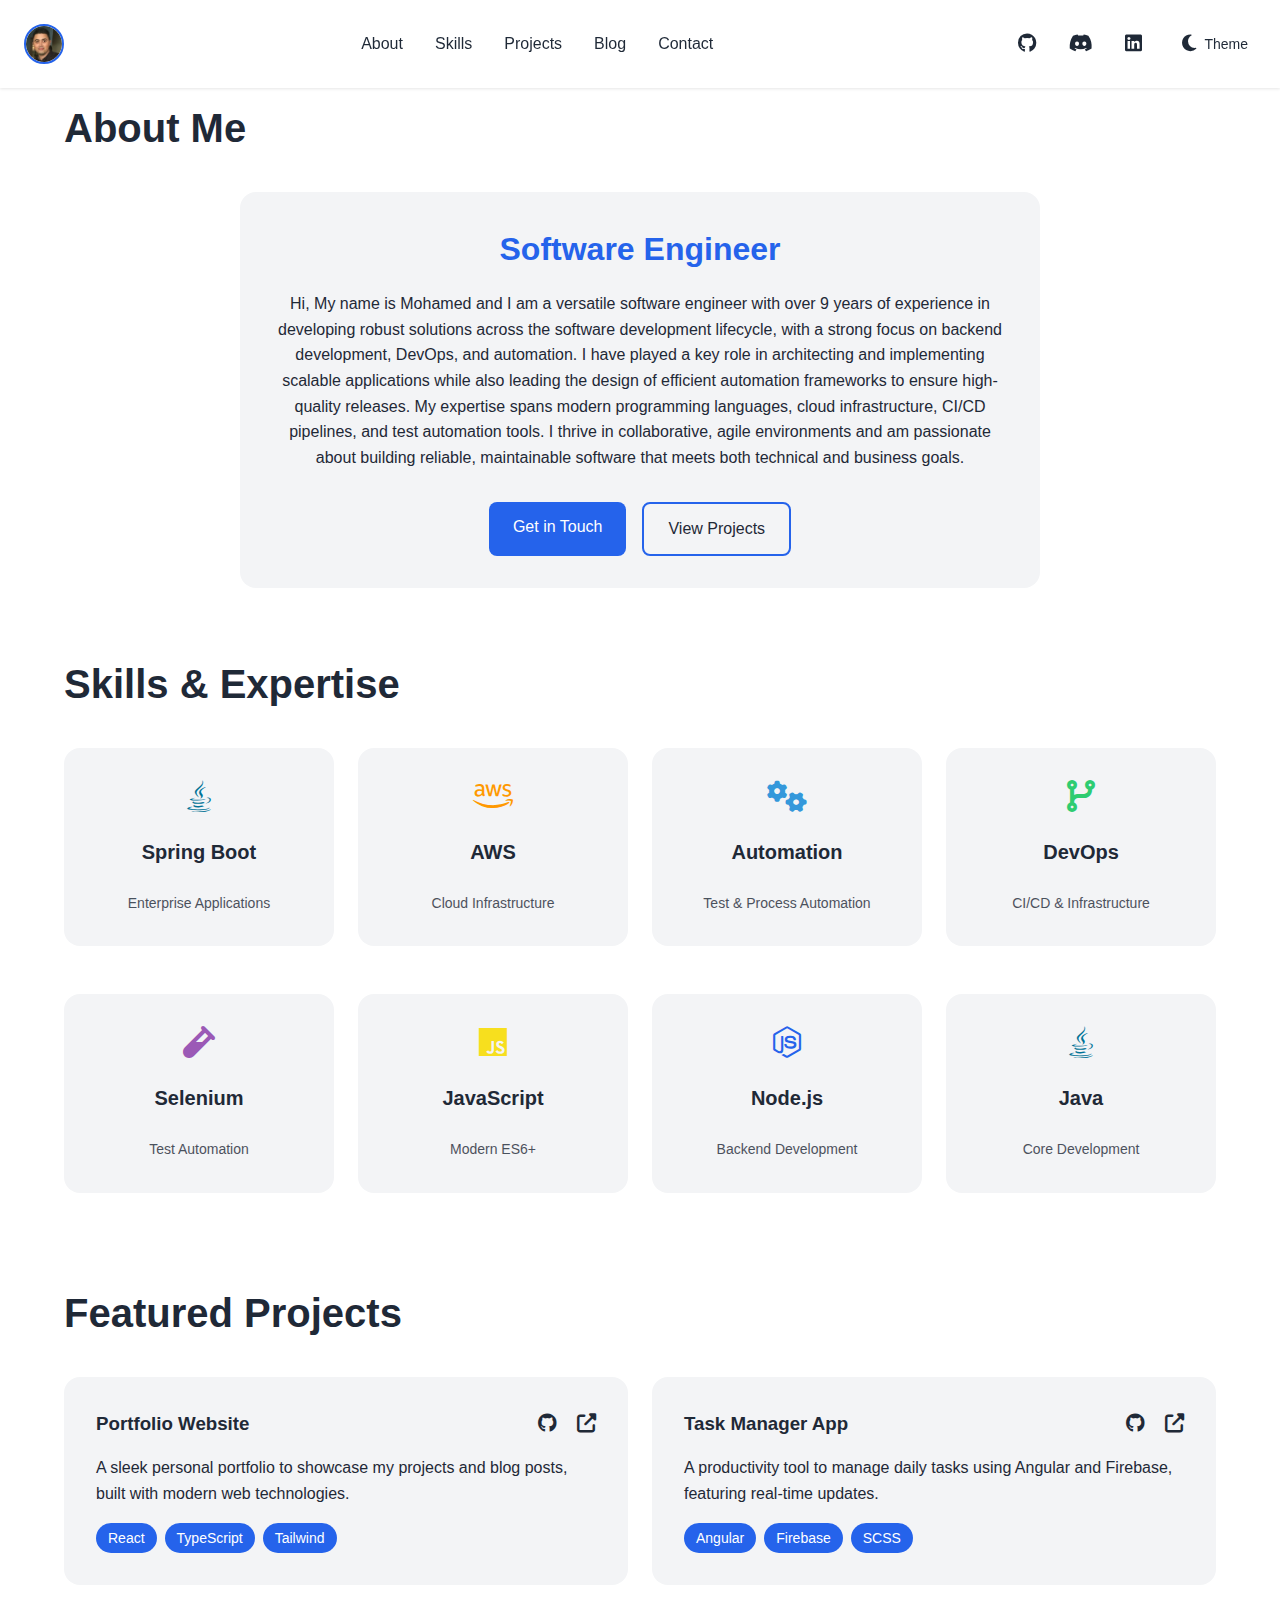
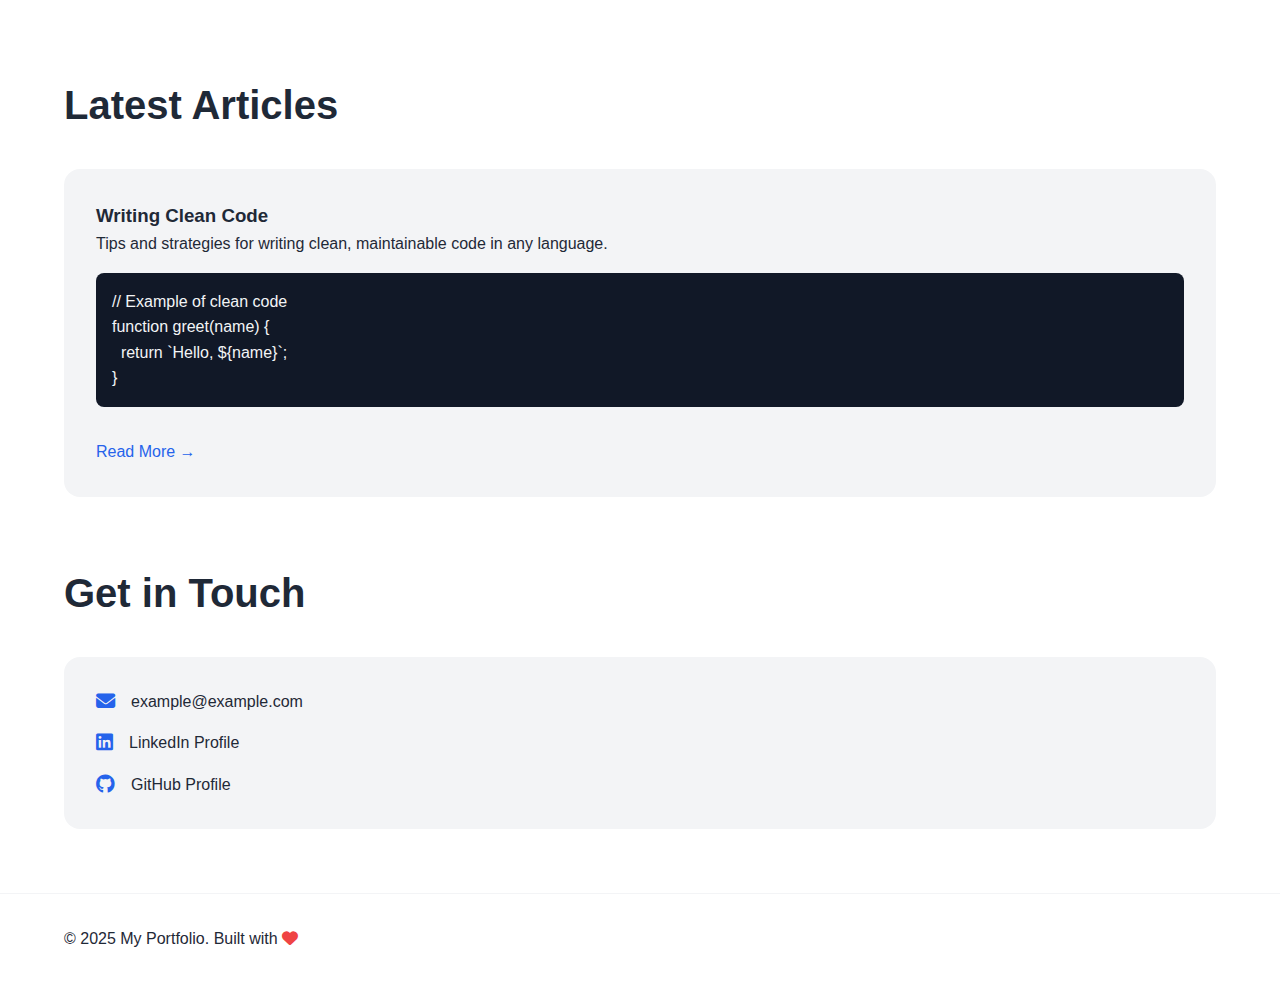
<file: index.html>
<!DOCTYPE html>
<html lang="en">
<head>
  <meta charset="UTF-8" />
  <meta name="viewport" content="width=device-width, initial-scale=1.0" />
  <title>My Portfolio</title>
  <link rel="stylesheet" href="style.css" />
  <script defer src="script.js"></script>
  <link rel="stylesheet" href="https://cdnjs.cloudflare.com/ajax/libs/font-awesome/6.4.0/css/all.min.css" />
</head>
<body>
  <header>
    <div class="logo">
      <img src="images/me.png" alt="Profile Picture" class="profile-image">
    </div>
    <nav>
      <ul>
        <li><a href="#about">About</a></li>
        <li><a href="#skills">Skills</a></li>
        <li><a href="#projects">Projects</a></li>
        <li><a href="#blog">Blog</a></li>
        <li><a href="#contact">Contact</a></li>
      </ul>
    </nav>
    <div class="header-actions">
      <div class="social-links">
        <a href="https://github.com/yourusername" target="_blank" class="github" aria-label="GitHub">
          <i class="fab fa-github"></i>
        </a>
        <a href="https://discord.gg/yourinvite" target="_blank" class="discord" aria-label="Discord">
          <i class="fab fa-discord"></i>
        </a>
        <a href="https://linkedin.com/in/yourprofile" target="_blank" class="linkedin" aria-label="LinkedIn">
          <i class="fab fa-linkedin"></i>
        </a>
      </div>
      <button class="theme-toggle" onclick="toggleTheme()" aria-label="Toggle Theme">
        <i class="fas fa-moon"></i>
        <span>Theme</span>
      </button>
    </div>
  </header>

  <main class="container">
    <section id="about" class="section">
      <h2>About Me</h2>
      <div class="hero-section">
        <div class="card">
          <h3>Software Engineer</h3>
          <p>Hi, My name is Mohamed and I am a versatile software engineer with over 9 years of experience in developing robust solutions across the software development lifecycle, with a strong focus on backend development, DevOps, and automation. I have played a key role in architecting and implementing scalable applications while also leading the design of efficient automation frameworks to ensure high-quality releases.

            My expertise spans modern programming languages, cloud infrastructure, CI/CD pipelines, and test automation tools. I thrive in collaborative, agile environments and am passionate about building reliable, maintainable software that meets both technical and business goals.</p>
          <div class="cta-buttons">
            <a href="#contact" class="primary-button">Get in Touch</a>
            <a href="#projects" class="secondary-button">View Projects</a>
          </div>
        </div>
      </div>
    </section>

    <section id="skills" class="section">
      <h2>Skills & Expertise</h2>
      <div class="skills-grid">
        <div class="card">
          <i class="fab fa-java fa-2x"></i>
          <h3>Spring Boot</h3>
          <p>Enterprise Applications</p>
        </div>
        <div class="card">
          <i class="fab fa-aws fa-2x"></i>
          <h3>AWS</h3>
          <p>Cloud Infrastructure</p>
        </div>
        <div class="card">
          <i class="fas fa-cogs fa-2x"></i>
          <h3>Automation</h3>
          <p>Test & Process Automation</p>
        </div>
        <div class="card">
          <i class="fas fa-code-branch fa-2x"></i>
          <h3>DevOps</h3>
          <p>CI/CD & Infrastructure</p>
        </div>
        <div class="card">
          <i class="fas fa-vial fa-2x"></i>
          <h3>Selenium</h3>
          <p>Test Automation</p>
        </div>
        <div class="card">
          <i class="fab fa-js fa-2x"></i>
          <h3>JavaScript</h3>
          <p>Modern ES6+</p>
        </div>
        <div class="card">
          <i class="fab fa-node-js fa-2x"></i>
          <h3>Node.js</h3>
          <p>Backend Development</p>
        </div>
        <div class="card">
          <i class="fab fa-java fa-2x"></i>
          <h3>Java</h3>
          <p>Core Development</p>
        </div>
      </div>
    </section>

    <section id="projects" class="section">
      <h2>Featured Projects</h2>
      <div class="projects-grid">
        <div class="card project-card">
          <div class="project-header">
            <h3>Portfolio Website</h3>
            <div class="project-links">
              <a href="#" target="_blank"><i class="fab fa-github"></i></a>
              <a href="#" target="_blank"><i class="fas fa-external-link-alt"></i></a>
            </div>
          </div>
          <p>A sleek personal portfolio to showcase my projects and blog posts, built with modern web technologies.</p>
          <div class="tech-stack">
            <span>React</span>
            <span>TypeScript</span>
            <span>Tailwind</span>
          </div>
        </div>
        <div class="card project-card">
          <div class="project-header">
            <h3>Task Manager App</h3>
            <div class="project-links">
              <a href="#" target="_blank"><i class="fab fa-github"></i></a>
              <a href="#" target="_blank"><i class="fas fa-external-link-alt"></i></a>
            </div>
          </div>
          <p>A productivity tool to manage daily tasks using Angular and Firebase, featuring real-time updates.</p>
          <div class="tech-stack">
            <span>Angular</span>
            <span>Firebase</span>
            <span>SCSS</span>
          </div>
        </div>
      </div>
    </section>

    <section id="blog" class="section">
      <h2>Latest Articles</h2>
      <div class="blog-grid">
        <div class="card blog-card">
          <h3>Writing Clean Code</h3>
          <p>Tips and strategies for writing clean, maintainable code in any language.</p>
          <pre><code>// Example of clean code
function greet(name) {
  return `Hello, ${name}`;
}</code></pre>
          <a href="#" class="read-more">Read More →</a>
        </div>
      </div>
    </section>

    <section id="contact" class="section">
      <h2>Get in Touch</h2>
      <div class="card contact-card">
        <div class="contact-info">
          <div class="contact-item">
            <i class="fas fa-envelope"></i>
            <a href="mailto:example@example.com">example@example.com</a>
          </div>
          <div class="contact-item">
            <i class="fab fa-linkedin"></i>
            <a href="https://linkedin.com/in/example" target="_blank">LinkedIn Profile</a>
          </div>
          <div class="contact-item">
            <i class="fab fa-github"></i>
            <a href="https://github.com/example" target="_blank">GitHub Profile</a>
          </div>
        </div>
      </div>
    </section>
  </main>

  <footer>
    <div class="footer-content">
      <p>&copy; 2025 My Portfolio. Built with <i class="fas fa-heart"></i></p>
    </div>
  </footer>
</body>
</html>
</file>
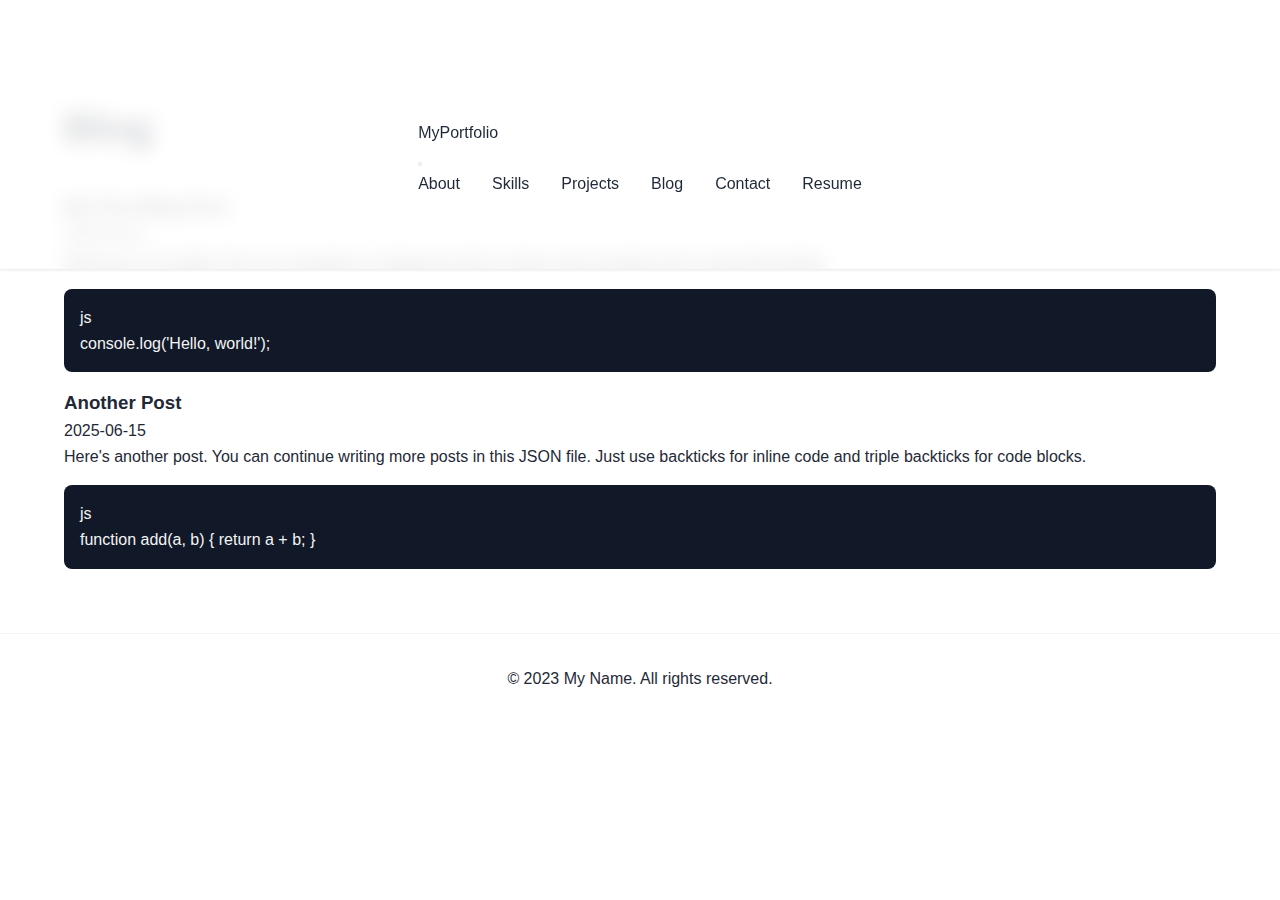
<file: blog.html>
<!DOCTYPE html>
<html lang="en">
<head>
    <meta charset="UTF-8">
    <meta name="viewport" content="width=device-width">
    <title>Blog - My Portfolio</title>
    <link rel="stylesheet" href="style.css">
</head>
<body>
<header>
    <nav class="container">
        <!-- (same nav as index.html) -->
        <div class="logo">MyPortfolio</div>
        <button id="menu-toggle" class="nav-toggle"><i class="fas fa-bars"></i></button>
        <ul class="nav-links">
            <li><a href="index.html#about">About</a></li>
            <li><a href="index.html#skills">Skills</a></li>
            <li><a href="index.html#projects">Projects</a></li>
            <li><a href="#blog">Blog</a></li>
            <li><a href="index.html#contact">Contact</a></li>
            <li><a href="index.html#resume">Resume</a></li>
        </ul>
        <button id="theme-toggle" class="theme-toggle"><i class="fas fa-moon"></i></button>
    </nav>
</header>
<main class="container section">
    <h2>Blog</h2>
    <div id="blog-posts"></div>
</main>
<footer>
    <p>&copy; 2023 My Name. All rights reserved.</p>
</footer>
<script src="script.js"></script>
</body>
</html>
</file>
<file: style.css>
/* Elegant Light and Dark Theme Portfolio Styles */

:root {
  --primary-color: #2563eb;
  --secondary-color: #1e40af;
  --background-light: #ffffff;
  --text-light: #1f2937;
  --text-dark: #f3f4f6;
  --background-dark: #111827;
  --card-light: #f3f4f6;
  --card-dark: #1f2937;
  --success-color: #10b981;
  --warning-color: #f59e0b;
  --error-color: #ef4444;
}

* {
  margin: 0;
  padding: 0;
  box-sizing: border-box;
  font-family: -apple-system, BlinkMacSystemFont, 'Segoe UI', Roboto, 'Helvetica Neue', Arial, sans-serif;
}

body {
  background-color: var(--background-light);
  color: var(--text-light);
  line-height: 1.6;
  transition: background-color 0.3s, color 0.3s;
}

body.dark-theme {
  background-color: var(--background-dark);
  color: var(--text-dark);
}

header {
  padding: 1.5rem;
  background-color: rgba(255, 255, 255, 0.8);
  backdrop-filter: blur(10px);
  position: fixed;
  width: 100%;
  top: 0;
  z-index: 1000;
  box-shadow: 0 1px 3px rgba(0, 0, 0, 0.1);
  display: flex;
  justify-content: space-between;
  align-items: center;
}

.dark-theme header {
  background-color: rgba(17, 24, 39, 0.8);
}

.logo {
  display: flex;
  align-items: center;
}

.logo h1 {
  font-size: 1.5rem;
  font-weight: 700;
  color: var(--primary-color);
}

.profile-image {
  width: 40px;
  height: 40px;
  border-radius: 50%;
  object-fit: cover;
  border: 2px solid var(--primary-color);
  transition: transform 0.3s ease, border-color 0.3s ease;
}

.profile-image:hover {
  transform: scale(1.1);
  border-color: var(--secondary-color);
}

.dark-theme .profile-image {
  border-color: var(--text-dark);
}

.dark-theme .profile-image:hover {
  border-color: var(--primary-color);
}

nav ul {
  display: flex;
  gap: 2rem;
  list-style: none;
}

nav a {
  color: inherit;
  text-decoration: none;
  font-weight: 500;
  transition: color 0.3s;
}

nav a:hover {
  color: var(--primary-color);
}

.header-actions {
  display: flex;
  align-items: center;
  gap: 1.5rem;
}

.header-actions .social-links {
  display: flex;
  gap: 1rem;
}

.header-actions .social-links a {
  color: var(--text-light);
  font-size: 1.2rem;
  transition: all 0.3s ease;
  padding: 0.5rem;
  border-radius: 0.5rem;
  display: flex;
  align-items: center;
  justify-content: center;
}

.dark-theme .header-actions .social-links a {
  color: var(--text-dark);
}

.header-actions .social-links a:hover {
  transform: translateY(-2px);
}

.header-actions .social-links .github:hover {
  color: #333;
  background-color: rgba(51, 51, 51, 0.1);
}

.header-actions .social-links .discord:hover {
  color: #7289da;
  background-color: rgba(114, 137, 218, 0.1);
}

.header-actions .social-links .linkedin:hover {
  color: #0077b5;
  background-color: rgba(0, 119, 181, 0.1);
}

.dark-theme .header-actions .social-links .github:hover {
  color: #fff;
  background-color: rgba(255, 255, 255, 0.1);
}

.dark-theme .header-actions .social-links .discord:hover {
  color: #7289da;
  background-color: rgba(114, 137, 218, 0.1);
}

.dark-theme .header-actions .social-links .linkedin:hover {
  color: #0077b5;
  background-color: rgba(0, 119, 181, 0.1);
}

.theme-toggle {
  background: none;
  border: none;
  color: var(--text-light);
  cursor: pointer;
  padding: 0.5rem;
  font-size: 1.2rem;
  border-radius: 0.5rem;
  transition: all 0.3s ease;
  display: flex;
  align-items: center;
  gap: 0.5rem;
}

.dark-theme .theme-toggle {
  color: var(--text-dark);
}

.theme-toggle:hover {
  background-color: rgba(37, 99, 235, 0.1);
  color: var(--primary-color);
}

.theme-toggle span {
  font-size: 0.875rem;
  font-weight: 500;
}

.container {
  max-width: 1200px;
  margin: 6rem auto 2rem;
  padding: 0 1.5rem;
}

.section {
  margin-bottom: 4rem;
}

h2 {
  font-size: 2.5rem;
  margin-bottom: 2rem;
  font-weight: 700;
}

.card {
  background-color: var(--card-light);
  border-radius: 1rem;
  padding: 2rem;
  margin-bottom: 1.5rem;
  transition: transform 0.3s, box-shadow 0.3s;
}

.dark-theme .card {
  background-color: var(--card-dark);
}

.card:hover {
  transform: translateY(-5px);
  box-shadow: 0 10px 20px rgba(0, 0, 0, 0.1);
}

.hero-section {
  text-align: center;
  max-width: 800px;
  margin: 0 auto;
}

.hero-section h3 {
  font-size: 2rem;
  margin-bottom: 1rem;
  color: var(--primary-color);
}

.cta-buttons {
  display: flex;
  gap: 1rem;
  justify-content: center;
  margin-top: 2rem;
}

.primary-button, .secondary-button {
  padding: 0.75rem 1.5rem;
  border-radius: 0.5rem;
  font-weight: 500;
  text-decoration: none;
  transition: transform 0.3s, box-shadow 0.3s;
}

.primary-button {
  background-color: var(--primary-color);
  color: white;
}

.secondary-button {
  background-color: var(--card-light);
  color: var(--text-light);
  border: 2px solid var(--primary-color);
}

.dark-theme .secondary-button {
  background-color: var(--card-dark);
  color: var(--text-dark);
}

.skills-grid, .projects-grid {
  display: grid;
  grid-template-columns: repeat(auto-fit, minmax(250px, 1fr));
  gap: 1.5rem;
}

.skills-grid .card {
  text-align: center;
  padding: 2rem;
  display: flex;
  flex-direction: column;
  align-items: center;
  gap: 1rem;
}

.skills-grid .card i {
  color: var(--primary-color);
  margin-bottom: 0.5rem;
  transition: transform 0.3s ease;
}

.skills-grid .card:hover i {
  transform: scale(1.2);
}

.skills-grid .card h3 {
  font-size: 1.25rem;
  margin-bottom: 0.5rem;
  color: var(--text-light);
}

.dark-theme .skills-grid .card h3 {
  color: var(--text-dark);
}

.skills-grid .card p {
  font-size: 0.875rem;
  color: var(--text-light);
  opacity: 0.8;
}

.dark-theme .skills-grid .card p {
  color: var(--text-dark);
  opacity: 0.8;
}

/* Custom colors for specific technology icons */
.skills-grid .card i.fa-aws {
  color: #FF9900;
}

.skills-grid .card i.fa-java {
  color: #007396;
}

.skills-grid .card i.fa-js {
  color: #F7DF1E;
}

.skills-grid .card i.fa-code-branch {
  color: #2ECC71;
}

.skills-grid .card i.fa-cogs {
  color: #3498DB;
}

.skills-grid .card i.fa-vial {
  color: #9B59B6;
}

.dark-theme .skills-grid .card i {
  opacity: 0.9;
}

.project-card .project-header {
  display: flex;
  justify-content: space-between;
  align-items: center;
  margin-bottom: 1rem;
}

.project-links a {
  color: inherit;
  margin-left: 1rem;
  font-size: 1.2rem;
  transition: color 0.3s;
}

.project-links a:hover {
  color: var(--primary-color);
}

.tech-stack {
  display: flex;
  gap: 0.5rem;
  margin-top: 1rem;
  flex-wrap: wrap;
}

.tech-stack span {
  background-color: var(--primary-color);
  color: white;
  padding: 0.25rem 0.75rem;
  border-radius: 1rem;
  font-size: 0.875rem;
}

.blog-card .read-more {
  display: inline-block;
  margin-top: 1rem;
  color: var(--primary-color);
  text-decoration: none;
  font-weight: 500;
}

pre {
  background-color: var(--background-dark);
  color: var(--text-dark);
  padding: 1rem;
  border-radius: 0.5rem;
  overflow-x: auto;
  margin: 1rem 0;
}

.dark-theme pre {
  background-color: #000;
}

.contact-info {
  display: flex;
  flex-direction: column;
  gap: 1rem;
}

.contact-item {
  display: flex;
  align-items: center;
  gap: 1rem;
}

.contact-item i {
  color: var(--primary-color);
  font-size: 1.2rem;
}

.contact-item a {
  color: inherit;
  text-decoration: none;
  transition: color 0.3s;
}

.contact-item a:hover {
  color: var(--primary-color);
}

footer {
  text-align: center;
  padding: 2rem;
  margin-top: 4rem;
  border-top: 1px solid var(--card-light);
}

.dark-theme footer {
  border-top-color: var(--card-dark);
}

.footer-content {
  display: flex;
  justify-content: space-between;
  align-items: center;
  max-width: 1200px;
  margin: 0 auto;
  padding: 0 1.5rem;
}

.social-links {
  display: flex;
  gap: 1.5rem;
  align-items: center;
}

.social-links a {
  color: inherit;
  font-size: 1.5rem;
  transition: all 0.3s ease;
  display: flex;
  align-items: center;
  gap: 0.5rem;
  text-decoration: none;
}

.social-links a span {
  font-size: 0.875rem;
  font-weight: 500;
}

.social-links a:hover {
  color: var(--primary-color);
  transform: translateY(-2px);
}

.social-links .github:hover {
  color: #333;
}

.social-links .discord:hover {
  color: #7289da;
}

.social-links .linkedin:hover {
  color: #0077b5;
}

.fa-heart {
  color: var(--error-color);
}

@media (max-width: 768px) {
  .header-actions {
    gap: 1rem;
  }
  
  .header-actions .social-links {
    gap: 0.5rem;
  }
  
  .theme-toggle span {
    display: none;
  }
  
  nav ul {
    gap: 1rem;
  }
  
  h2 {
    font-size: 2rem;
  }
  
  .container {
    margin-top: 5rem;
  }
  
  .footer-content {
    flex-direction: column;
    gap: 1rem;
  }
  
  .hero-section h3 {
    font-size: 1.5rem;
  }
  
  .cta-buttons {
    flex-direction: column;
  }
  
  .profile-image {
    width: 36px;
    height: 36px;
  }
}

@media (max-width: 640px) {
  .header-actions .social-links {
    display: none;
  }
}
</file>
